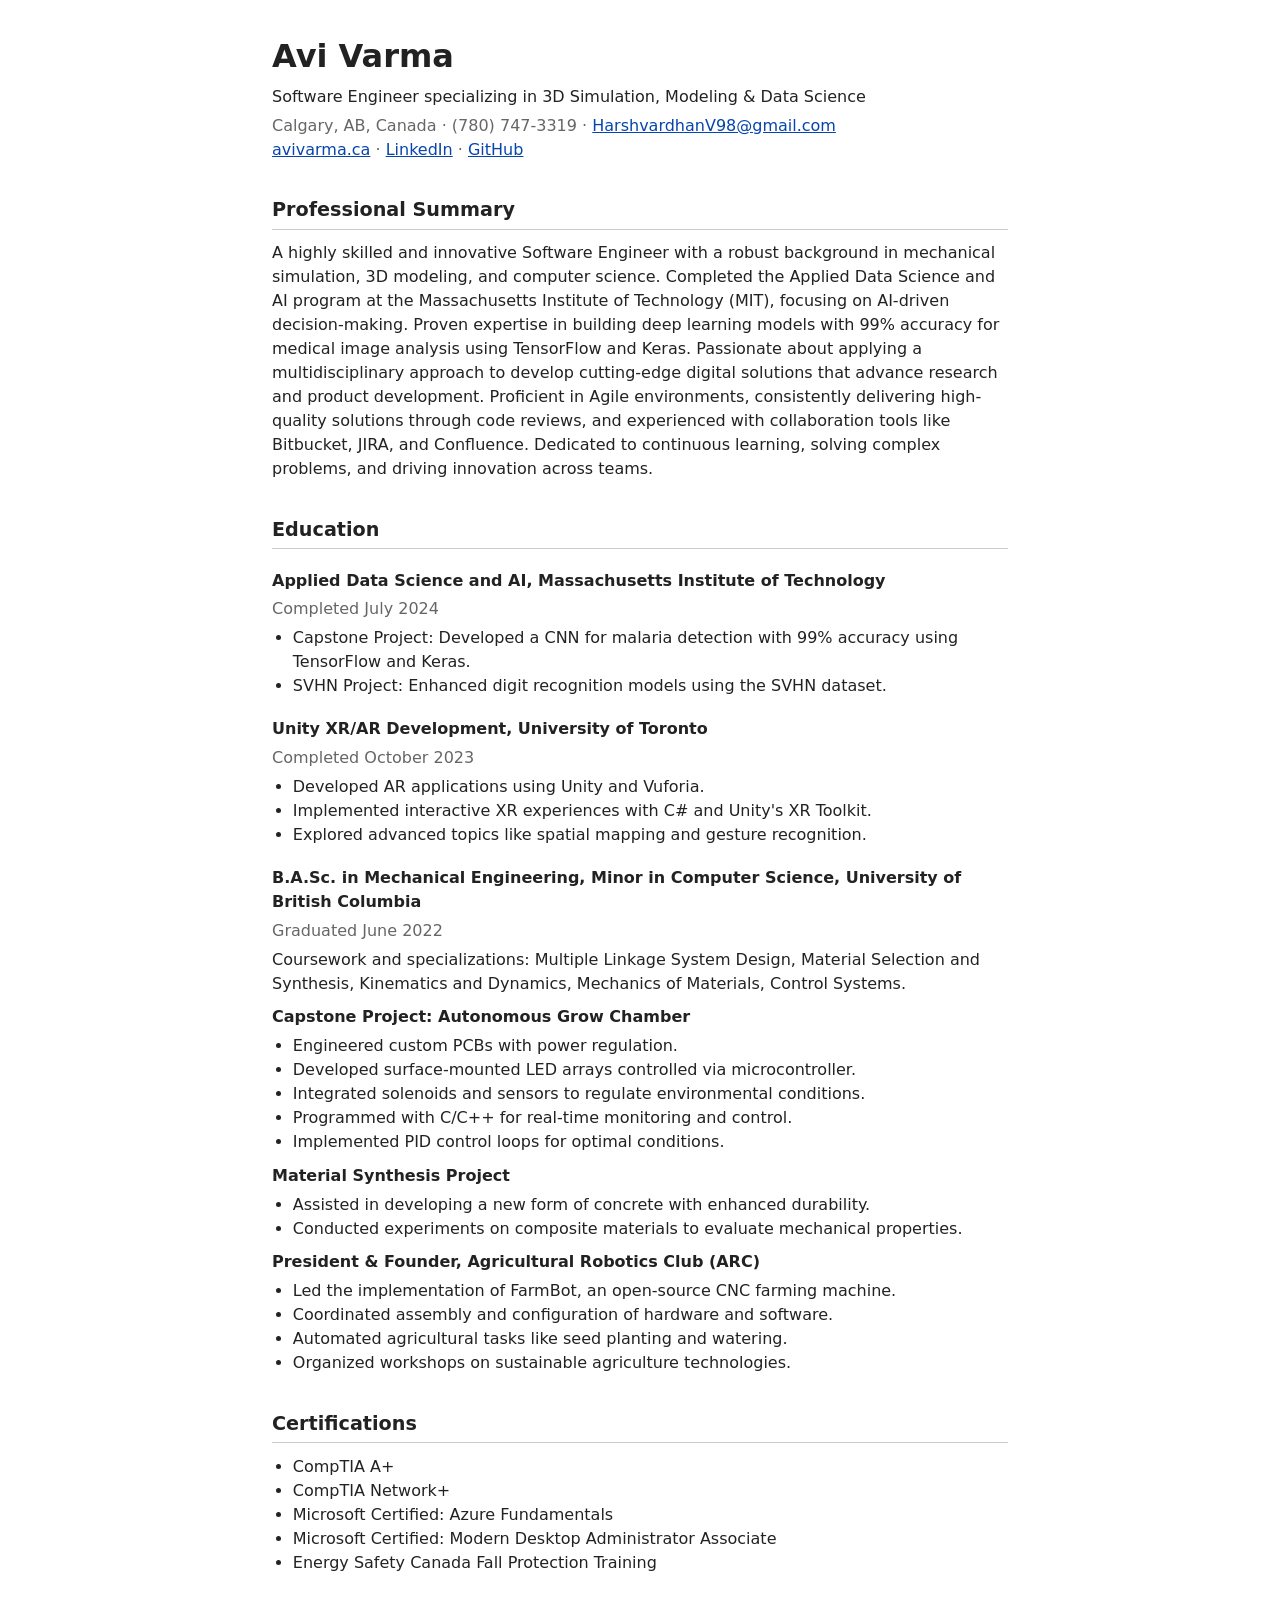
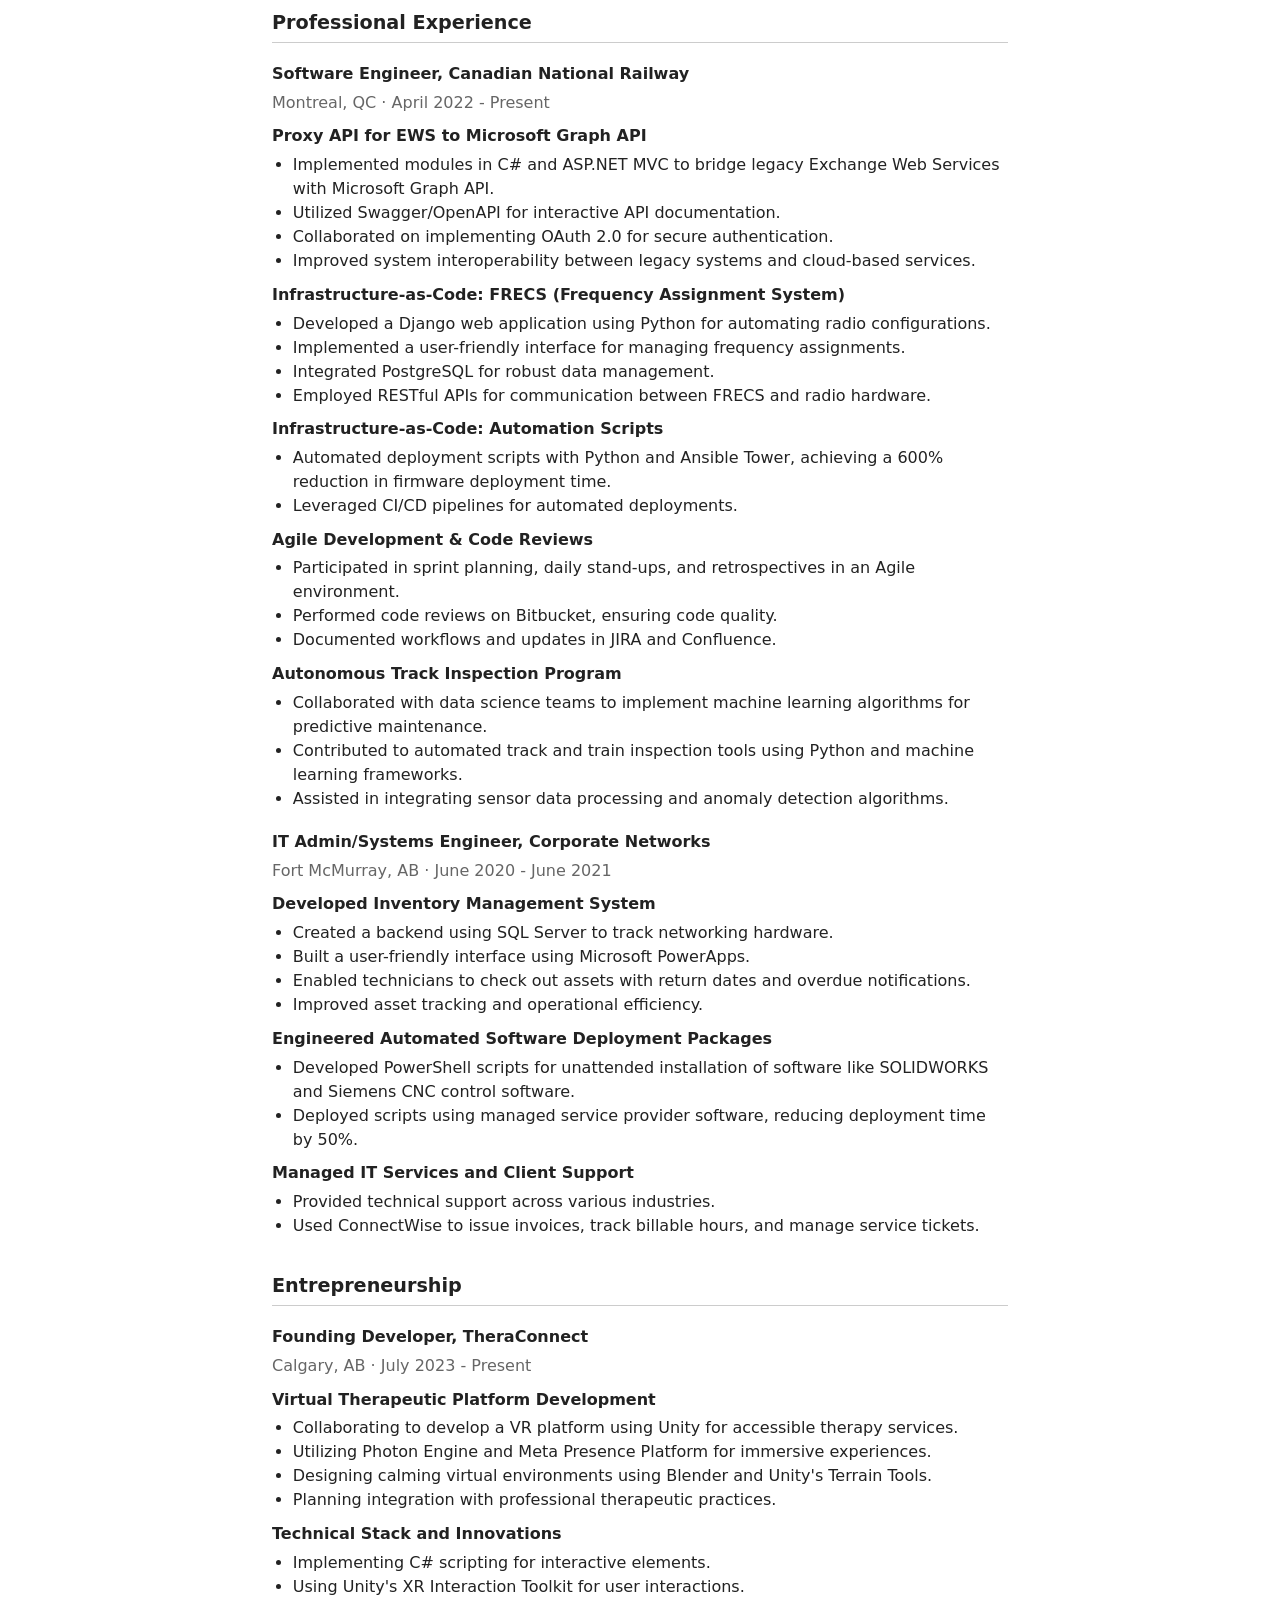
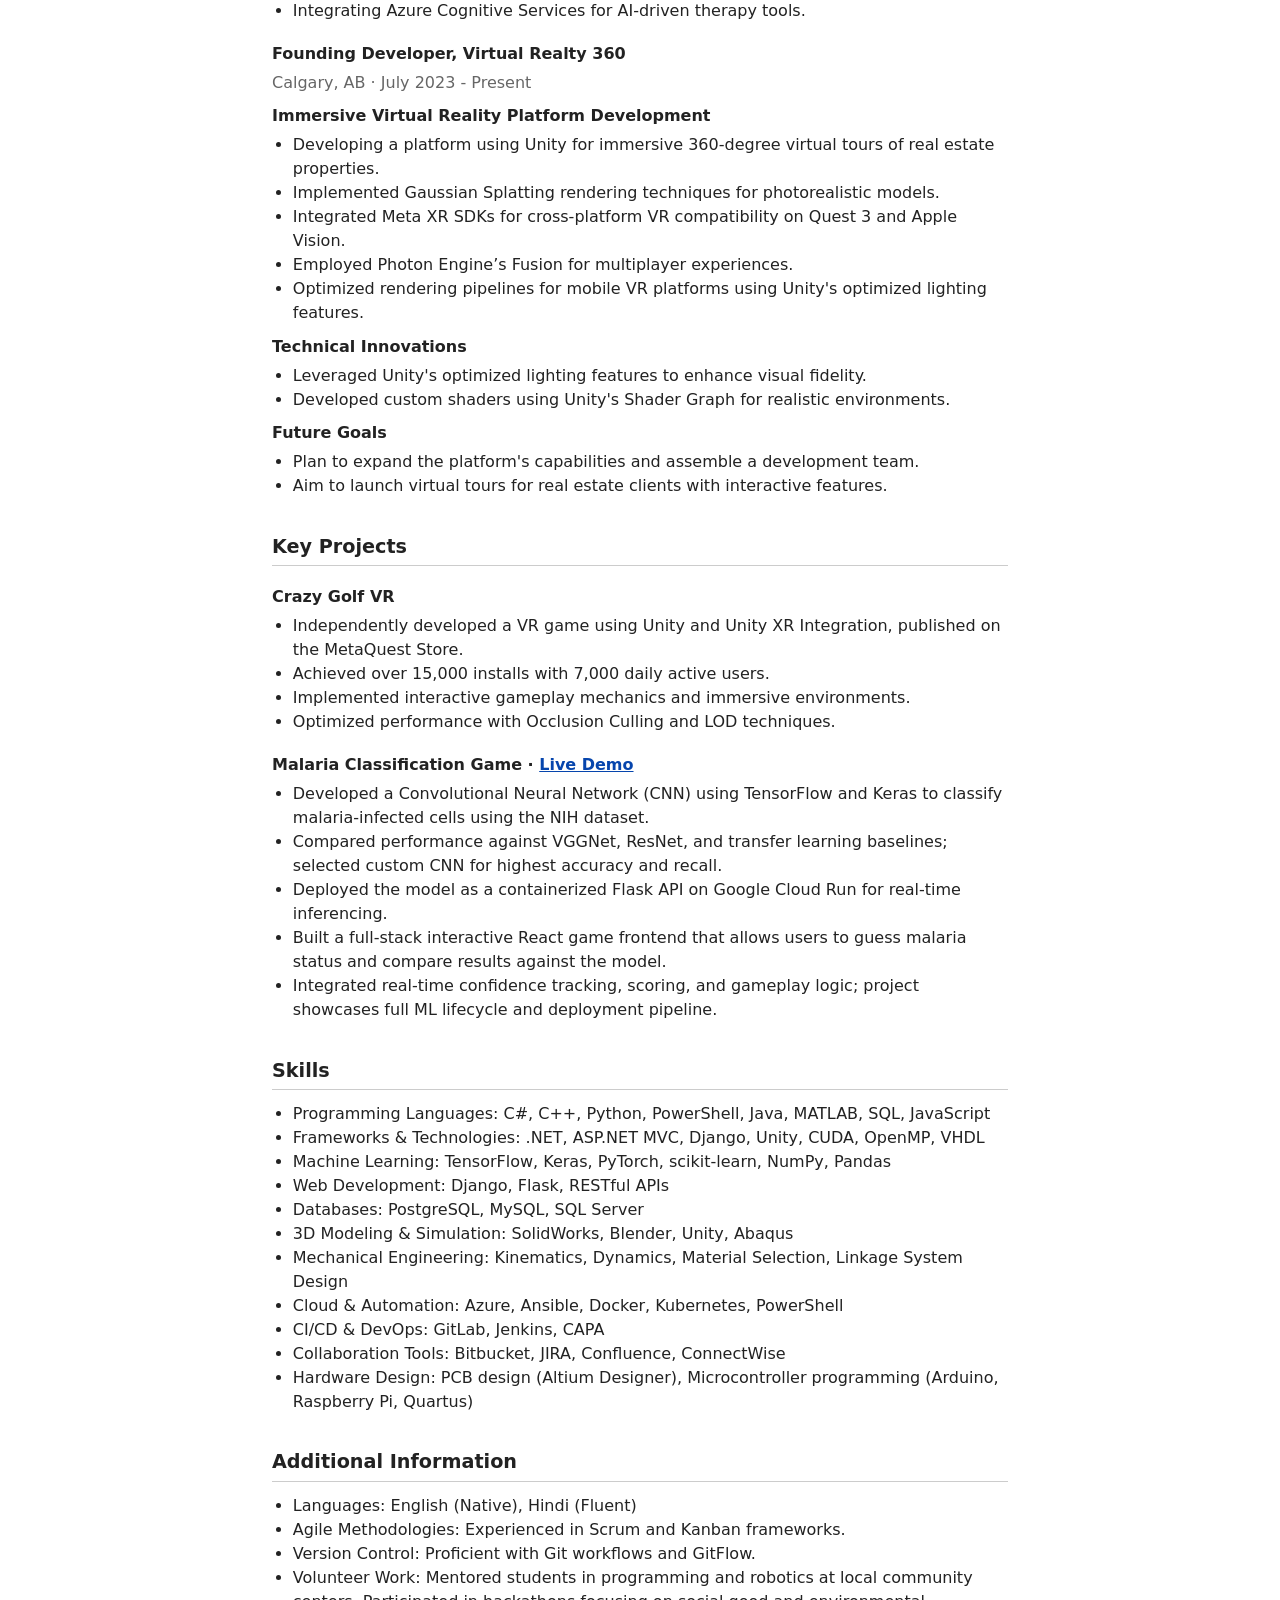
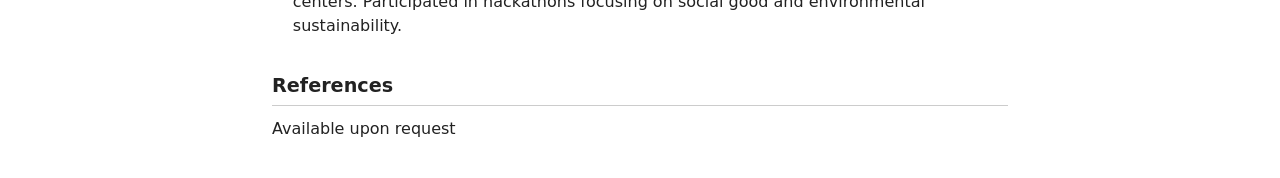
<file: index.html>
<!DOCTYPE html>
<html lang="en">
<head>
<meta charset="utf-8">
<meta name="viewport" content="width=device-width,initial-scale=1">
<title>Avi Varma - Resume</title>
<meta name="description" content="Resume of Avi Varma, software engineer in 3D simulation, modeling and data science.">
<style>
body{font:16px/1.5 system-ui,-apple-system,'Segoe UI',Roboto,sans-serif;color:#222;max-width:46em;margin:0 auto;padding:2em 1em}
h1{margin:0;font-size:2em}
h2{font-size:1.2em;margin:1.8em 0 .6em;padding-bottom:.2em;border-bottom:1px solid #ccc}
h3{font-size:1em;margin:1.2em 0 0}
h4{font-size:1em;font-weight:600;margin:.6em 0 0}
p,ul{margin:.3em 0}
ul{padding-left:1.3em}
a{color:#0645ad}
.m{color:#666}
@media print{body{padding:0;font-size:11pt}a{color:inherit}}
</style>
</head>
<body>
<header>
<h1>Avi Varma</h1>
<p>Software Engineer specializing in 3D Simulation, Modeling &amp; Data Science</p>
<p class="m">Calgary, AB, Canada · (780) 747-3319 · <a href="mailto:HarshvardhanV98@gmail.com">HarshvardhanV98@gmail.com</a><br>
<a href="https://avivarma.ca">avivarma.ca</a> · <a href="https://www.linkedin.com/in/avivarma/">LinkedIn</a> · <a href="https://github.com/avias8">GitHub</a></p>
</header>

<h2>Professional Summary</h2>
<p>A highly skilled and innovative Software Engineer with a robust background in mechanical simulation, 3D modeling, and computer science. Completed the Applied Data Science and AI program at the Massachusetts Institute of Technology (MIT), focusing on AI-driven decision-making. Proven expertise in building deep learning models with 99% accuracy for medical image analysis using TensorFlow and Keras. Passionate about applying a multidisciplinary approach to develop cutting-edge digital solutions that advance research and product development. Proficient in Agile environments, consistently delivering high-quality solutions through code reviews, and experienced with collaboration tools like Bitbucket, JIRA, and Confluence. Dedicated to continuous learning, solving complex problems, and driving innovation across teams.</p>

<h2>Education</h2>
<h3>Applied Data Science and AI, Massachusetts Institute of Technology</h3>
<p class="m">Completed July 2024</p>
<ul>
<li>Capstone Project: Developed a CNN for malaria detection with 99% accuracy using TensorFlow and Keras.</li>
<li>SVHN Project: Enhanced digit recognition models using the SVHN dataset.</li>
</ul>

<h3>Unity XR/AR Development, University of Toronto</h3>
<p class="m">Completed October 2023</p>
<ul>
<li>Developed AR applications using Unity and Vuforia.</li>
<li>Implemented interactive XR experiences with C# and Unity's XR Toolkit.</li>
<li>Explored advanced topics like spatial mapping and gesture recognition.</li>
</ul>

<h3>B.A.Sc. in Mechanical Engineering, Minor in Computer Science, University of British Columbia</h3>
<p class="m">Graduated June 2022</p>
<p>Coursework and specializations: Multiple Linkage System Design, Material Selection and Synthesis, Kinematics and Dynamics, Mechanics of Materials, Control Systems.</p>
<h4>Capstone Project: Autonomous Grow Chamber</h4>
<ul>
<li>Engineered custom PCBs with power regulation.</li>
<li>Developed surface-mounted LED arrays controlled via microcontroller.</li>
<li>Integrated solenoids and sensors to regulate environmental conditions.</li>
<li>Programmed with C/C++ for real-time monitoring and control.</li>
<li>Implemented PID control loops for optimal conditions.</li>
</ul>
<h4>Material Synthesis Project</h4>
<ul>
<li>Assisted in developing a new form of concrete with enhanced durability.</li>
<li>Conducted experiments on composite materials to evaluate mechanical properties.</li>
</ul>
<h4>President &amp; Founder, Agricultural Robotics Club (ARC)</h4>
<ul>
<li>Led the implementation of FarmBot, an open-source CNC farming machine.</li>
<li>Coordinated assembly and configuration of hardware and software.</li>
<li>Automated agricultural tasks like seed planting and watering.</li>
<li>Organized workshops on sustainable agriculture technologies.</li>
</ul>

<h2>Certifications</h2>
<ul>
<li>CompTIA A+</li>
<li>CompTIA Network+</li>
<li>Microsoft Certified: Azure Fundamentals</li>
<li>Microsoft Certified: Modern Desktop Administrator Associate</li>
<li>Energy Safety Canada Fall Protection Training</li>
</ul>

<h2>Professional Experience</h2>
<h3>Software Engineer, Canadian National Railway</h3>
<p class="m">Montreal, QC · April 2022 - Present</p>
<h4>Proxy API for EWS to Microsoft Graph API</h4>
<ul>
<li>Implemented modules in C# and ASP.NET MVC to bridge legacy Exchange Web Services with Microsoft Graph API.</li>
<li>Utilized Swagger/OpenAPI for interactive API documentation.</li>
<li>Collaborated on implementing OAuth 2.0 for secure authentication.</li>
<li>Improved system interoperability between legacy systems and cloud-based services.</li>
</ul>
<h4>Infrastructure-as-Code: FRECS (Frequency Assignment System)</h4>
<ul>
<li>Developed a Django web application using Python for automating radio configurations.</li>
<li>Implemented a user-friendly interface for managing frequency assignments.</li>
<li>Integrated PostgreSQL for robust data management.</li>
<li>Employed RESTful APIs for communication between FRECS and radio hardware.</li>
</ul>
<h4>Infrastructure-as-Code: Automation Scripts</h4>
<ul>
<li>Automated deployment scripts with Python and Ansible Tower, achieving a 600% reduction in firmware deployment time.</li>
<li>Leveraged CI/CD pipelines for automated deployments.</li>
</ul>
<h4>Agile Development &amp; Code Reviews</h4>
<ul>
<li>Participated in sprint planning, daily stand-ups, and retrospectives in an Agile environment.</li>
<li>Performed code reviews on Bitbucket, ensuring code quality.</li>
<li>Documented workflows and updates in JIRA and Confluence.</li>
</ul>
<h4>Autonomous Track Inspection Program</h4>
<ul>
<li>Collaborated with data science teams to implement machine learning algorithms for predictive maintenance.</li>
<li>Contributed to automated track and train inspection tools using Python and machine learning frameworks.</li>
<li>Assisted in integrating sensor data processing and anomaly detection algorithms.</li>
</ul>

<h3>IT Admin/Systems Engineer, Corporate Networks</h3>
<p class="m">Fort McMurray, AB · June 2020 - June 2021</p>
<h4>Developed Inventory Management System</h4>
<ul>
<li>Created a backend using SQL Server to track networking hardware.</li>
<li>Built a user-friendly interface using Microsoft PowerApps.</li>
<li>Enabled technicians to check out assets with return dates and overdue notifications.</li>
<li>Improved asset tracking and operational efficiency.</li>
</ul>
<h4>Engineered Automated Software Deployment Packages</h4>
<ul>
<li>Developed PowerShell scripts for unattended installation of software like SOLIDWORKS and Siemens CNC control software.</li>
<li>Deployed scripts using managed service provider software, reducing deployment time by 50%.</li>
</ul>
<h4>Managed IT Services and Client Support</h4>
<ul>
<li>Provided technical support across various industries.</li>
<li>Used ConnectWise to issue invoices, track billable hours, and manage service tickets.</li>
</ul>

<h2>Entrepreneurship</h2>
<h3>Founding Developer, TheraConnect</h3>
<p class="m">Calgary, AB · July 2023 - Present</p>
<h4>Virtual Therapeutic Platform Development</h4>
<ul>
<li>Collaborating to develop a VR platform using Unity for accessible therapy services.</li>
<li>Utilizing Photon Engine and Meta Presence Platform for immersive experiences.</li>
<li>Designing calming virtual environments using Blender and Unity's Terrain Tools.</li>
<li>Planning integration with professional therapeutic practices.</li>
</ul>
<h4>Technical Stack and Innovations</h4>
<ul>
<li>Implementing C# scripting for interactive elements.</li>
<li>Using Unity's XR Interaction Toolkit for user interactions.</li>
<li>Integrating Azure Cognitive Services for AI-driven therapy tools.</li>
</ul>

<h3>Founding Developer, Virtual Realty 360</h3>
<p class="m">Calgary, AB · July 2023 - Present</p>
<h4>Immersive Virtual Reality Platform Development</h4>
<ul>
<li>Developing a platform using Unity for immersive 360-degree virtual tours of real estate properties.</li>
<li>Implemented Gaussian Splatting rendering techniques for photorealistic models.</li>
<li>Integrated Meta XR SDKs for cross-platform VR compatibility on Quest 3 and Apple Vision.</li>
<li>Employed Photon Engine’s Fusion for multiplayer experiences.</li>
<li>Optimized rendering pipelines for mobile VR platforms using Unity's optimized lighting features.</li>
</ul>
<h4>Technical Innovations</h4>
<ul>
<li>Leveraged Unity's optimized lighting features to enhance visual fidelity.</li>
<li>Developed custom shaders using Unity's Shader Graph for realistic environments.</li>
</ul>
<h4>Future Goals</h4>
<ul>
<li>Plan to expand the platform's capabilities and assemble a development team.</li>
<li>Aim to launch virtual tours for real estate clients with interactive features.</li>
</ul>

<h2>Key Projects</h2>
<h3>Crazy Golf VR</h3>
<ul>
<li>Independently developed a VR game using Unity and Unity XR Integration, published on the MetaQuest Store.</li>
<li>Achieved over 15,000 installs with 7,000 daily active users.</li>
<li>Implemented interactive gameplay mechanics and immersive environments.</li>
<li>Optimized performance with Occlusion Culling and LOD techniques.</li>
</ul>

<h3>Malaria Classification Game · <a href="https://www.avivarma.ca/malaria-inference-frontend">Live Demo</a></h3>
<ul>
<li>Developed a Convolutional Neural Network (CNN) using TensorFlow and Keras to classify malaria-infected cells using the NIH dataset.</li>
<li>Compared performance against VGGNet, ResNet, and transfer learning baselines; selected custom CNN for highest accuracy and recall.</li>
<li>Deployed the model as a containerized Flask API on Google Cloud Run for real-time inferencing.</li>
<li>Built a full-stack interactive React game frontend that allows users to guess malaria status and compare results against the model.</li>
<li>Integrated real-time confidence tracking, scoring, and gameplay logic; project showcases full ML lifecycle and deployment pipeline.</li>
</ul>

<h2>Skills</h2>
<ul>
<li>Programming Languages: C#, C++, Python, PowerShell, Java, MATLAB, SQL, JavaScript</li>
<li>Frameworks &amp; Technologies: .NET, ASP.NET MVC, Django, Unity, CUDA, OpenMP, VHDL</li>
<li>Machine Learning: TensorFlow, Keras, PyTorch, scikit-learn, NumPy, Pandas</li>
<li>Web Development: Django, Flask, RESTful APIs</li>
<li>Databases: PostgreSQL, MySQL, SQL Server</li>
<li>3D Modeling &amp; Simulation: SolidWorks, Blender, Unity, Abaqus</li>
<li>Mechanical Engineering: Kinematics, Dynamics, Material Selection, Linkage System Design</li>
<li>Cloud &amp; Automation: Azure, Ansible, Docker, Kubernetes, PowerShell</li>
<li>CI/CD &amp; DevOps: GitLab, Jenkins, CAPA</li>
<li>Collaboration Tools: Bitbucket, JIRA, Confluence, ConnectWise</li>
<li>Hardware Design: PCB design (Altium Designer), Microcontroller programming (Arduino, Raspberry Pi, Quartus)</li>
</ul>

<h2>Additional Information</h2>
<ul>
<li>Languages: English (Native), Hindi (Fluent)</li>
<li>Agile Methodologies: Experienced in Scrum and Kanban frameworks.</li>
<li>Version Control: Proficient with Git workflows and GitFlow.</li>
<li>Volunteer Work: Mentored students in programming and robotics at local community centers. Participated in hackathons focusing on social good and environmental sustainability.</li>
</ul>

<h2>References</h2>
<p>Available upon request</p>
</body>
</html>
</file>
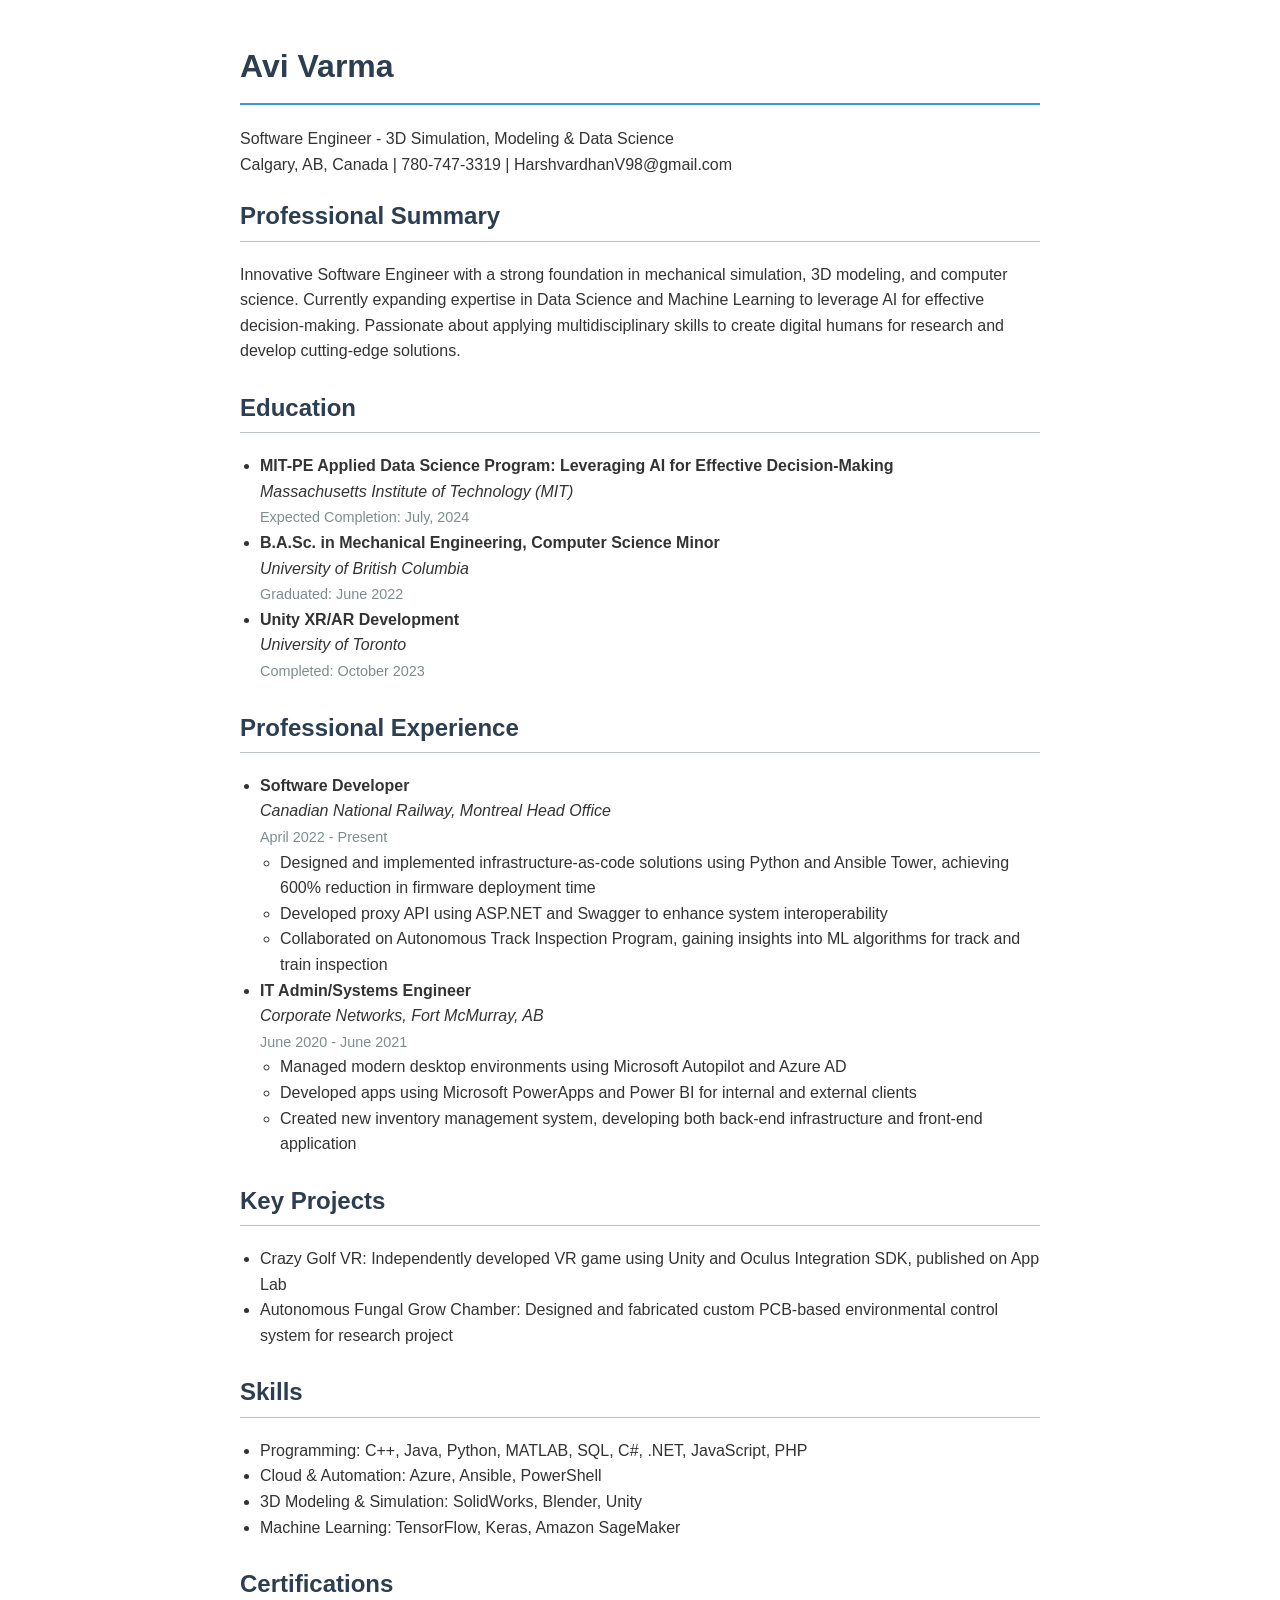
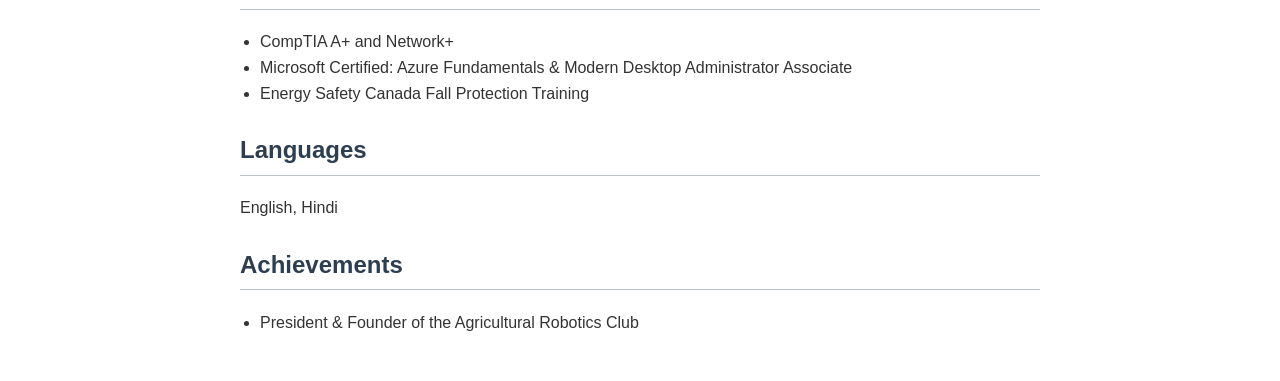
<file: avi-varma-resume.html>
<!DOCTYPE html>
<html lang="en">
<head>
    <meta charset="UTF-8">
    <meta name="viewport" content="width=device-width, initial-scale=1.0">
    <title>Avi Varma - Resume</title>
    <style>
        body {
            font-family: Arial, sans-serif;
            line-height: 1.6;
            color: #333;
            max-width: 800px;
            margin: 0 auto;
            padding: 20px;
        }
        h1, h2 {
            color: #2c3e50;
        }
        h1 {
            border-bottom: 2px solid #3498db;
            padding-bottom: 10px;
        }
        h2 {
            margin-top: 20px;
            border-bottom: 1px solid #bdc3c7;
            padding-bottom: 5px;
        }
        .contact-info {
            margin-bottom: 20px;
        }
        .section {
            margin-bottom: 25px;
        }
        ul {
            padding-left: 20px;
        }
        .job-title {
            font-weight: bold;
        }
        .company {
            font-style: italic;
        }
        .date {
            color: #7f8c8d;
            font-size: 0.9em;
        }
    </style>
</head>
<body>
    <header>
        <h1>Avi Varma</h1>
        <p class="contact-info">
            Software Engineer - 3D Simulation, Modeling & Data Science<br>
            Calgary, AB, Canada | 780-747-3319 | HarshvardhanV98@gmail.com
        </p>
    </header>

    <section class="section">
        <h2>Professional Summary</h2>
        <p>Innovative Software Engineer with a strong foundation in mechanical simulation, 3D modeling, and computer science. Currently expanding expertise in Data Science and Machine Learning to leverage AI for effective decision-making. Passionate about applying multidisciplinary skills to create digital humans for research and develop cutting-edge solutions.</p>
    </section>

    <section class="section">
        <h2>Education</h2>
        <ul>
            <li>
                <span class="job-title">MIT-PE Applied Data Science Program: Leveraging AI for Effective Decision-Making</span><br>
                <span class="company">Massachusetts Institute of Technology (MIT)</span><br>
                <span class="date">Expected Completion: July, 2024</span>
            </li>
            <li>
                <span class="job-title">B.A.Sc. in Mechanical Engineering, Computer Science Minor</span><br>
                <span class="company">University of British Columbia</span><br>
                <span class="date">Graduated: June 2022</span>
            </li>
            <li>
                <span class="job-title">Unity XR/AR Development</span><br>
                <span class="company">University of Toronto</span><br>
                <span class="date">Completed: October 2023</span>
            </li>
        </ul>
    </section>

    <section class="section">
        <h2>Professional Experience</h2>
        <ul>
            <li>
                <span class="job-title">Software Developer</span><br>
                <span class="company">Canadian National Railway, Montreal Head Office</span><br>
                <span class="date">April 2022 - Present</span>
                <ul>
                    <li>Designed and implemented infrastructure-as-code solutions using Python and Ansible Tower, achieving 600% reduction in firmware deployment time</li>
                    <li>Developed proxy API using ASP.NET and Swagger to enhance system interoperability</li>
                    <li>Collaborated on Autonomous Track Inspection Program, gaining insights into ML algorithms for track and train inspection</li>
                </ul>
            </li>
            <li>
                <span class="job-title">IT Admin/Systems Engineer</span><br>
                <span class="company">Corporate Networks, Fort McMurray, AB</span><br>
                <span class="date">June 2020 - June 2021</span>
                <ul>
                    <li>Managed modern desktop environments using Microsoft Autopilot and Azure AD</li>
                    <li>Developed apps using Microsoft PowerApps and Power BI for internal and external clients</li>
                    <li>Created new inventory management system, developing both back-end infrastructure and front-end application</li>
                </ul>
            </li>
        </ul>
    </section>

    <section class="section">
        <h2>Key Projects</h2>
        <ul>
            <li>Crazy Golf VR: Independently developed VR game using Unity and Oculus Integration SDK, published on App Lab</li>
            <li>Autonomous Fungal Grow Chamber: Designed and fabricated custom PCB-based environmental control system for research project</li>
        </ul>
    </section>

    <section class="section">
        <h2>Skills</h2>
        <ul>
            <li>Programming: C++, Java, Python, MATLAB, SQL, C#, .NET, JavaScript, PHP</li>
            <li>Cloud & Automation: Azure, Ansible, PowerShell</li>
            <li>3D Modeling & Simulation: SolidWorks, Blender, Unity</li>
            <li>Machine Learning: TensorFlow, Keras, Amazon SageMaker</li>
        </ul>
    </section>

    <section class="section">
        <h2>Certifications</h2>
        <ul>
            <li>CompTIA A+ and Network+</li>
            <li>Microsoft Certified: Azure Fundamentals & Modern Desktop Administrator Associate</li>
            <li>Energy Safety Canada Fall Protection Training</li>
        </ul>
    </section>

    <section class="section">
        <h2>Languages</h2>
        <p>English, Hindi</p>
    </section>

    <section class="section">
        <h2>Achievements</h2>
        <ul>
            <li>President & Founder of the Agricultural Robotics Club</li>
        </ul>
    </section>
</body>
</html>
</file>
